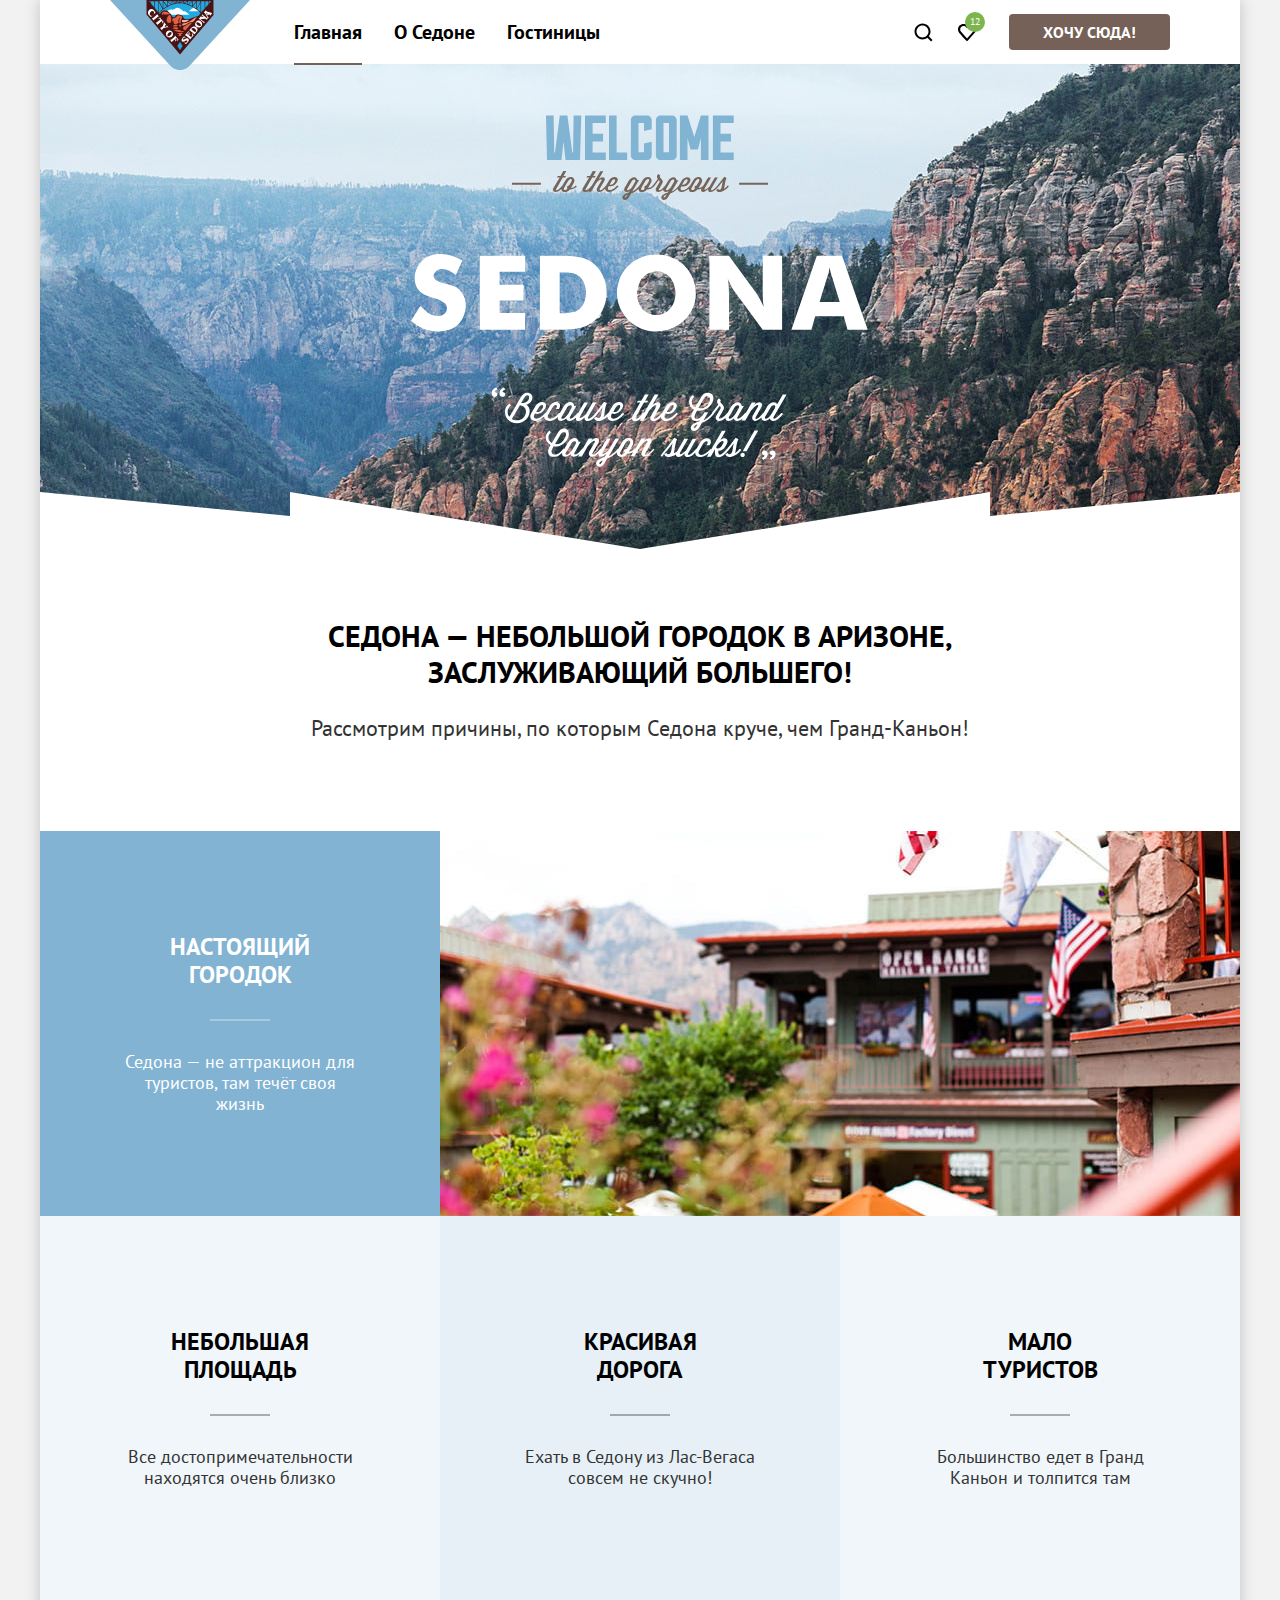
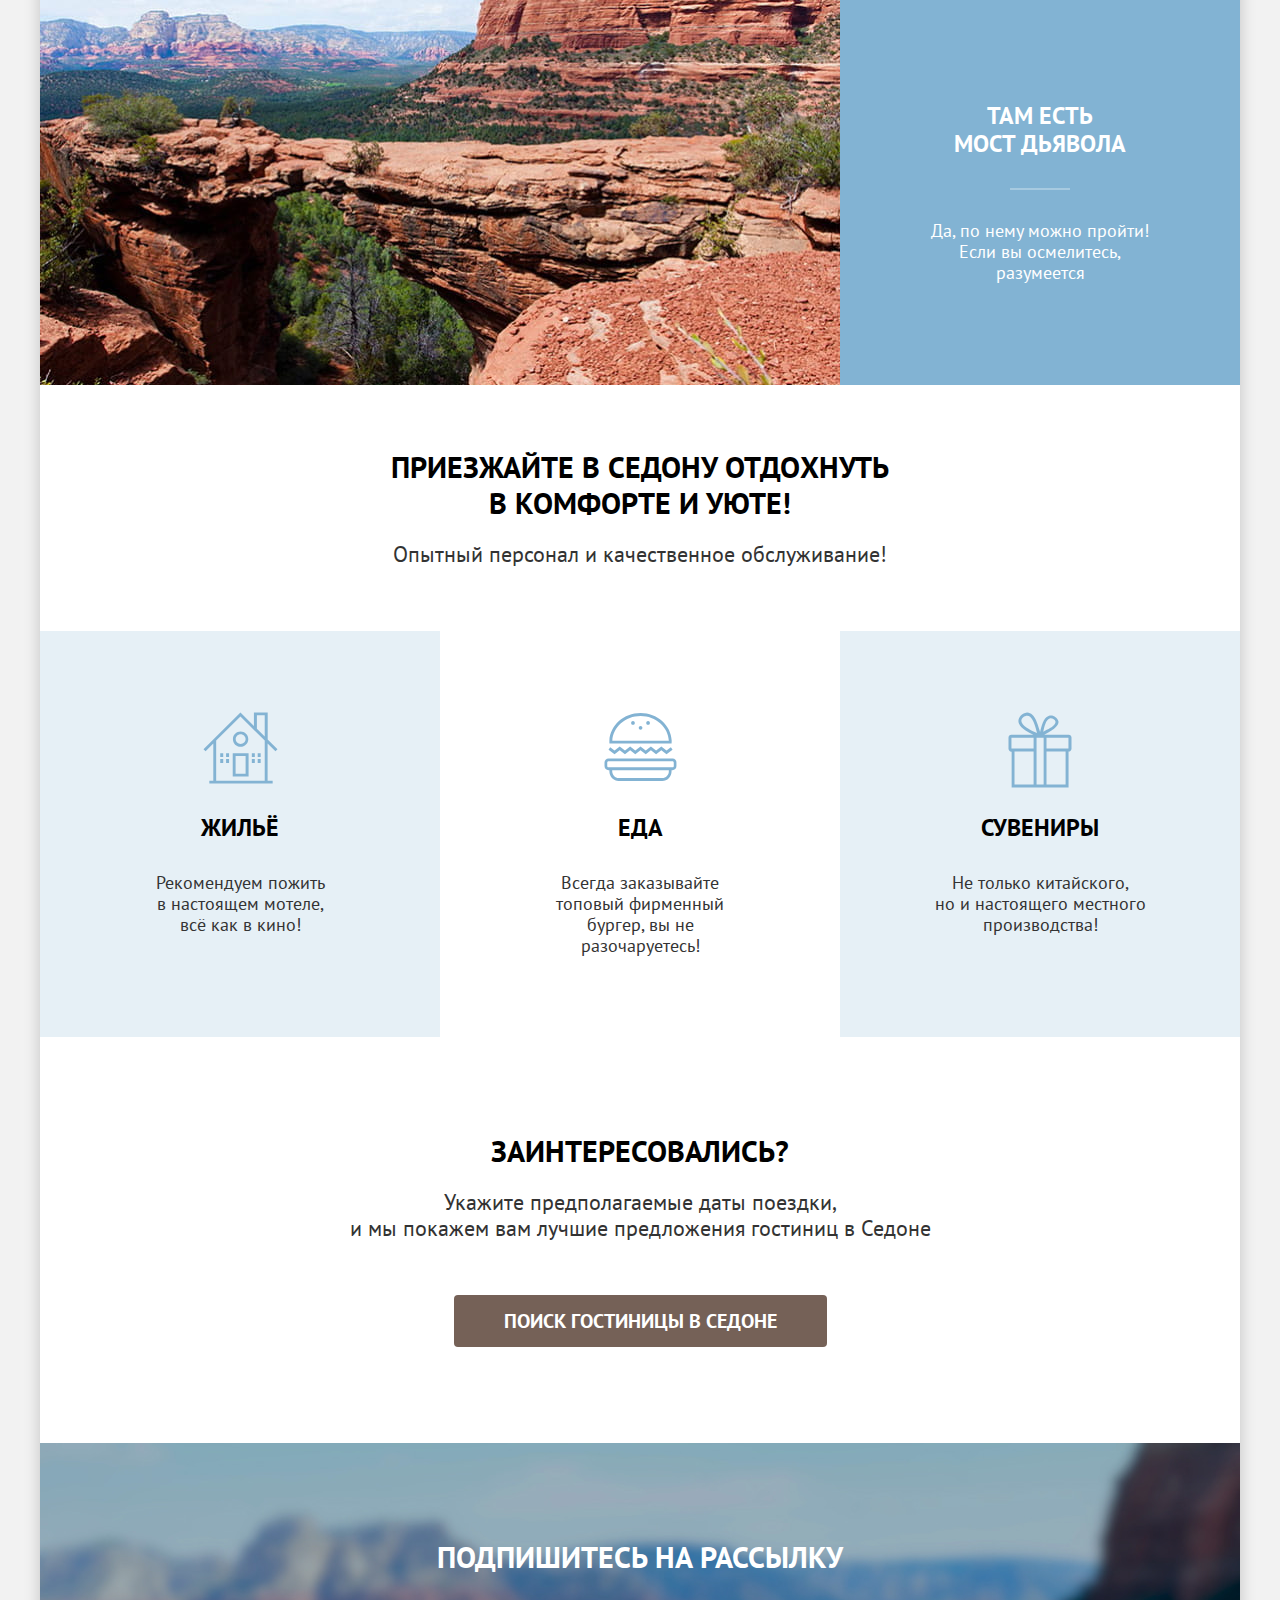
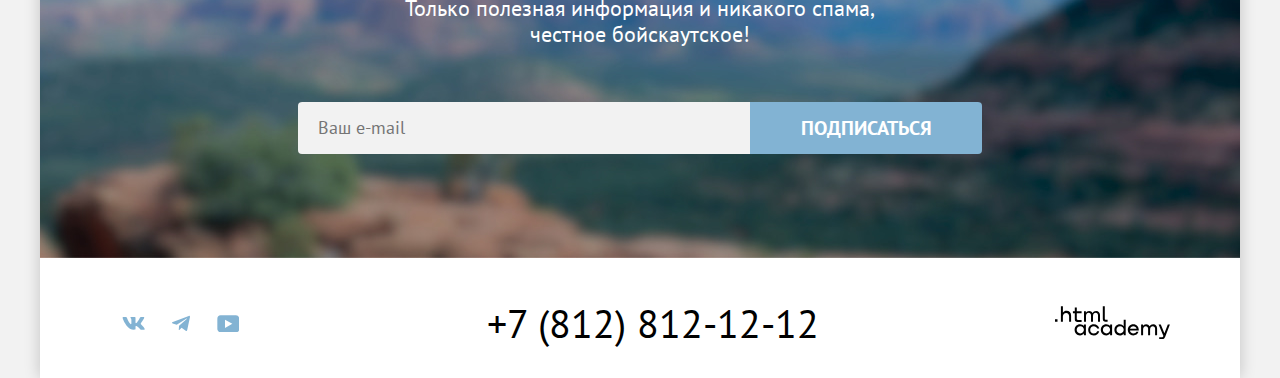
<file: index.html>
<!DOCTYPE html>
<html lang="ru">
  <head>
    <meta charset="utf-8">
    <title>HTML Academy: Седона</title>
    <link rel="stylesheet" href="styles/styles.css">
    <link rel="icon" href="favicon.ico">
    <link rel="icon" type="image/png" href="images/favicon.png">
  </head>
  <body>
    <div class="page-wrapper">
      <header class="page-header" data-test="header">
        <a class="logo" href="index.html">
          <img class="logo-image" src="images/logo.svg" width="140" height="70" alt="Логотип сайта Седона.">
        </a>
        <nav class="navigation">
          <ul class="navigation-list">
            <li class="navigation-item">
              <a class="navigation-link navigation-link-current" href="index.html" aria-current="page">Главная</a>
            </li>
            <li class="navigation-item">
              <a class="navigation-link" href="#">О Седоне</a>
            </li>
            <li class="navigation-item">
              <a class="navigation-link" href="catalog.html">Гостиницы</a>
            </li>
          </ul>
          <ul class="navigation-user">
            <li class="navigation-user-item">
              <a class="navigation-user-link search-link" href="#">
                <span class="visually-hidden">Поиск</span>
              </a>
            </li>
            <li class="navigation-user-item">
              <a class="navigation-user-link heart-link" href="#">
                <span class="visually-hidden">Количество отелей в избранном</span>
                <span class="number-likes">12</span>
              </a>
            </li>
            <li class="navigation-user-item">
              <a class="button secondary-button" href="catalog.html">Хочу сюда!</a>
            </li>
          </ul>
        </nav>
      </header>
      <main class="main-container" data-test="main">
        <section class="welcome" data-test="hero">
          <h1 class="visually-hidden">Город Седона</h1>
          <img class="welcome-image" src="images/welcome.svg" width="458" height="352" lang="en" alt="Welcome to the gorgeous Sedona because the Grand Canyon sucks!">
        </section>
        <section class="advantages" data-test="advantages">
            <h2 class="title">Седона — небольшой городок в Аризоне,<br>заслуживающий большего!</h2>
            <p class="subtitle">Рассмотрим причины, по которым Седона круче, чем Гранд-Каньон!</p>
          <ul class="advantages-list">
            <li class="advantages-item-dark">
              <div class="advantages-container">
                <h3 class="subject advantages-subject-light">Настоящий городок</h3>
                <p class="text">Седона — не аттракцион для туристов, там течёт своя жизнь</p>
              </div>
              <img class="advantages-image" src="images/photo-street.jpg" width="800" height="385" alt="Улица в Седоне.">
            </li>
            <li class="advantages-item">
                <h3 class="subject advantages-subject">Небольшая площадь</h3>
                <p class="text">Все достопримечательности находятся очень близко</p>
            </li>
            <li class="advantages-item">
              <h3 class="subject advantages-subject">Красивая<br> дорога</h3>
              <p class="text">Ехать в Седону из Лас-Вегаса совсем не скучно!</p>
            </li>
            <li class="advantages-item">
              <h3 class="subject advantages-subject">Мало<br> туристов</h3>
              <p class="text">Большинство едет в Гранд Каньон и толпится там</p>
            </li>
            <li class="advantages-item-dark">
              <div class="advantages-container">
                <h3 class="subject advantages-subject-light">Там есть<br> мост дьявола</h3>
                <p class="text">Да, по нему можно пройти! Если вы осмелитесь, разумеется</p>
              </div>
              <img class="advantages-image advantages-image-left" src="images/photo-bridge.jpg" width="800" height="385" alt="Мост в горах.">
            </li>
          </ul>
        </section>
        <section class="services" data-test="service">
            <h2 class="title">Приезжайте в Седону отдохнуть<br> в комфорте и уюте!</h2>
            <p class="subtitle">Опытный персонал и качественное обслуживание!</p>
          <ul class="services-list">
            <li class="services-item">
              <h3 class="services-subject subject">Жильё</h3>
              <p class="text">Рекомендуем пожить<br> в настоящем мотеле,<br> всё как в кино!</p>
            </li>
            <li class="services-item">
              <h3 class="services-subject subject">Еда</h3>
              <p class="text">Всегда заказывайте<br> топовый фирменный бургер, вы не разочаруетесь!</p>
            </li>
            <li class="services-item">
              <h3 class="services-subject subject">Сувениры</h3>
              <p class="text">Не только китайского,<br> но и настоящего местного производства!</p>
            </li>
          </ul>
        </section>
        <section class="search" data-test="search">
          <h2 class="title">Заинтересовались?</h2>
          <p class="subtitle">Укажите предполагаемые даты поездки,<br> и мы покажем вам лучшие предложения гостиниц в Седоне</p>
          <a class="button-big secondary-button" href="catalog.html">Поиск гостиницы в Седоне</a>
        </section>
        <section class="subscribe" data-test="subscribe">
          <h2 class="title subscribe-title">Подпишитесь на рассылку</h2>
          <p class="subtitle subscribe-subtitle">Только полезная информация и никакого спама,<br> честное бойскаутское!</p>
          <form class="subscribe-form" action="https://echo.htmlacademy.ru" method="post">
            <label class="visually-hidden" for="email-id">Укажите ваш email</label>
            <input class="field" type="text" placeholder="Ваш e-mail" name="email" id="email-id" required>
            <button class="button-big primary-button subscribe-button" type="submit">Подписаться</button>
          </form>
        </section>
      </main>
      <footer class="page-footer" data-test="footer">
        <div class="page-footer-container">
          <section class="social">
            <h2 class="visually-hidden">Социальные сети</h2>
            <ul class="contacts-list">
              <li class="contacts-item">
                <a class="contacts-logo contacts-logo-vk" href="https://vk.com/htmlacademy">
                  <span class="visually-hidden">Вконтакте</span>
                </a>
              </li>
              <li class="contacts-item">
                <a class="contacts-logo contacts-logo-tg" href="https://t.me/htmlacademy">
                  <span class="visually-hidden">Телеграм</span>
                </a>
              </li>
              <li class="contacts-item">
                <a class="contacts-logo contacts-logo-youtube" href="https://www.youtube.com/user/htmlacademyru">
                  <span class="visually-hidden">Ютуб</span>
                </a>
              </li>
            </ul>
          </section>
          <section class="contacts">
            <h2 class="visually-hidden">Контакты</h2>
            <a class="contacts-telephone" href="tel:+78128121212">+7 (812) 812-12-12</a>
          </section>
          <a class="developer-logo" href="https://htmlacademy.ru/">
            <span class="visually-hidden" lang="en">Сделано в HTML Academy</span>
          </a>
        </div>
      </footer>
    </div>
    <div class="modal-container modal-container-close">
      <div class="modal madal-auth">
        <section class="modal-content">
          <h2 class="modal-title">Поиск гостиницы в Седоне</h2>
          <form class="modal-form" action="https://echo.htmlacademy.ru" method="get">
            <div class="form-group form-group-full">
              <label class="modal-form-label" for="arrival-date">Дата Заезда:</label>
              <input class="modal-form-input date-input" type="text" id="arrival-date" name="arrival-date" value="27 апреля 2020" placeholder="Укажите дату" required>
              <p class="form-status form-status-error">Мы не можем отправить вас в прошлое.</p>
            </div>
            <div class="form-group form-group-full">
              <label class="modal-form-label" for="departure-date">Дата Выезда:</label>
              <input class="modal-form-input date-input" type="text" id="departure-date" name="departure-date" value="1 сентября 2023" placeholder="Укажите дату" required>
              <p class="form-status">На эти даты есть свободные номера. Пока есть.</p>
            </div>
            <div class="form-group">
              <label class="modal-form-label" for="quantity-adults">Взрослые:</label>
              <div class="quantity-container">
                <button class="quantity-button quantity-button-minus" type="button">
                  <span class="visually-hidden">Меньше</span>
                </button>
                <input class="quantity-input" type="number" id="quantity-adults" name="quantity-adults" value="2" placeholder="2">
                <button class="quantity-button quantity-button-plus" type="button">
                  <span class="visually-hidden">Больше</span>
                </button>
              </div>
            </div>
            <div class="form-group">
              <div class="group-children">
                <label class="modal-form-label label-children" for="quantity-children">&nbsp;Дети:</label>
                  <button class="form-tooltip" type="button" aria-labelledby="tooltip-label-date">
                    <span class="visually-hidden">Дополнительная информция</span>
                  </button>
                  <span class="tooltip-text" role="tooltip" id="tooltip-label-date">Укажите количество детей, которые будут с вами, возраст которых от 6 до 18 лет. Дети до 6 лет размещаются бесплатно.</span>
              </div>
              <div class="quantity-container">
                <button class="quantity-button quantity-button-minus" type="button">
                  <span class="visually-hidden">Меньше</span>
                </button>
                <input class="quantity-input" type="number" id="quantity-children" name="quantity-children" value="2" placeholder="2">
                <button class="quantity-button quantity-button-plus" type="button">
                  <span class="visually-hidden">Больше</span>
                </button>
              </div>
            </div>
            <button class="button-modal primary-button" type="submit">Найти</button>
          </form>
        </section>
        <button class="modal-close-button" type="button">
          <span class="visually-hidden">Закрыть</span>
        </button>
      </div>
    </div>
    </body>
    </html>
</file>
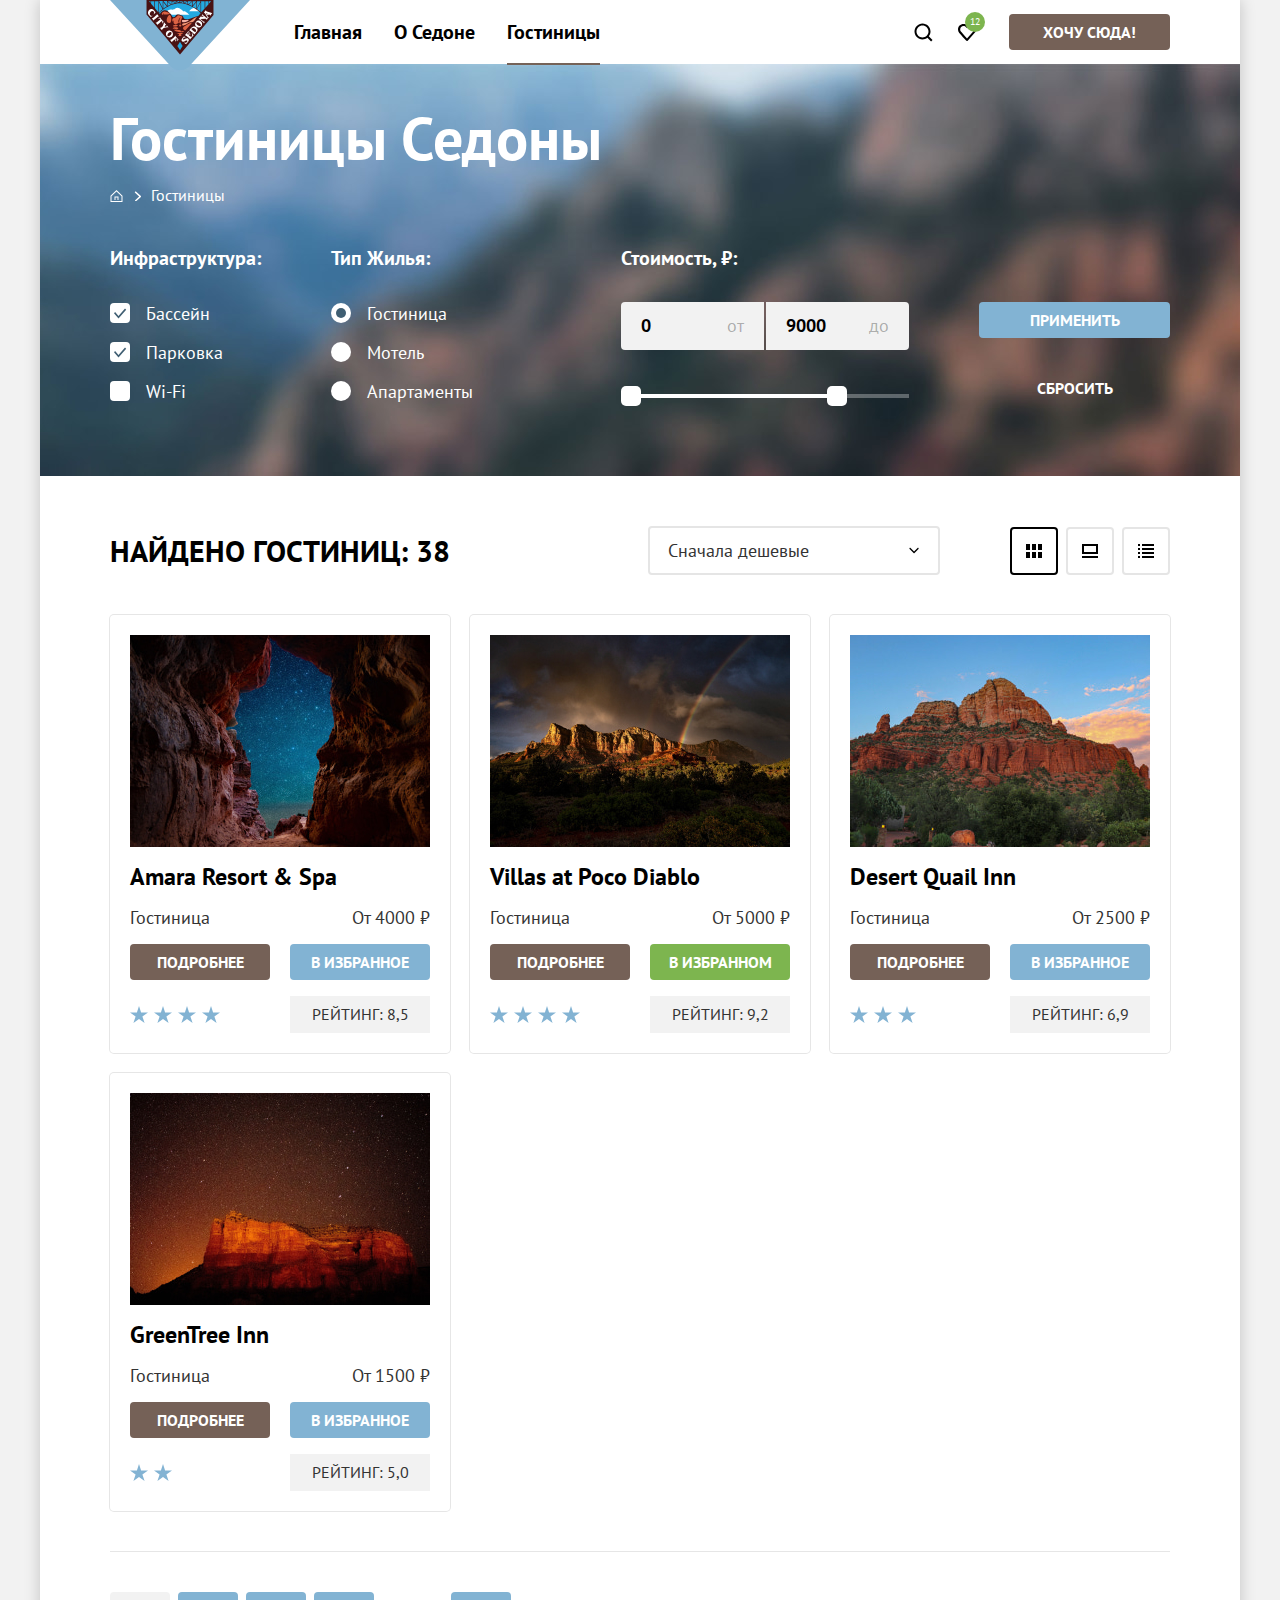
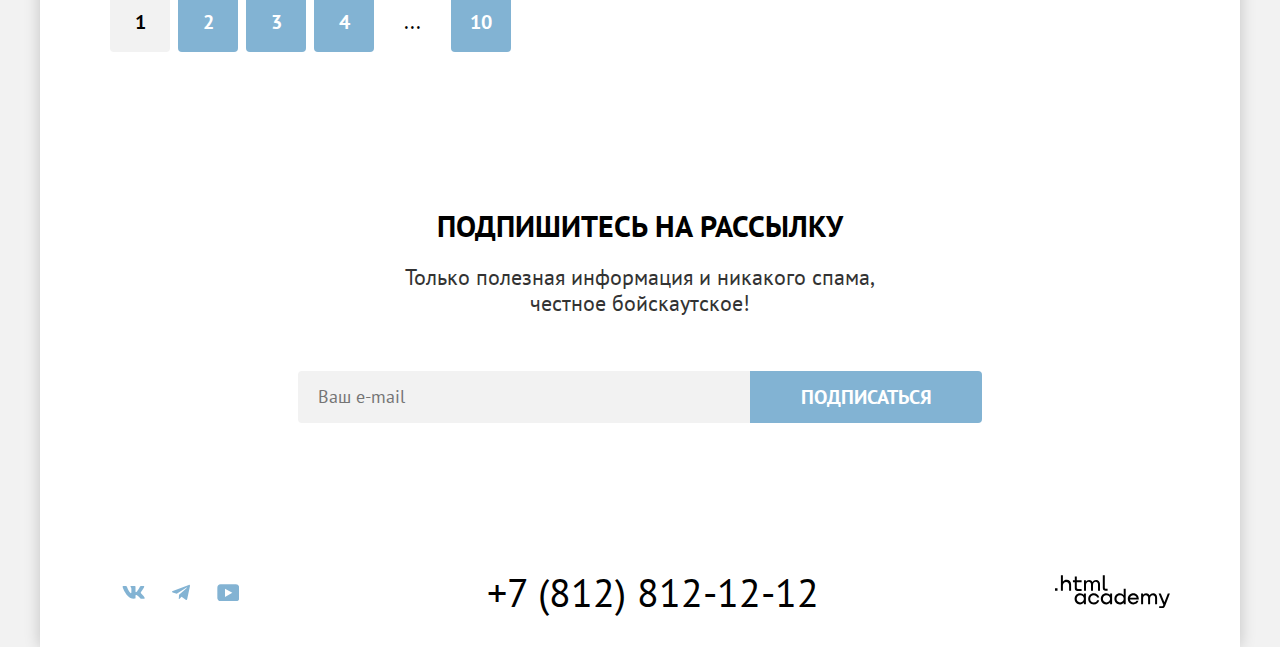
<file: catalog.html>
<!DOCTYPE html>
<html lang="ru">
  <head>
    <meta charset="utf-8">
    <title>HTML Academy: Седона</title>
    <link rel="stylesheet" href="styles/styles.css">
    <link rel="icon" href="favicon.ico">
    <link rel="icon" type="image/png" href="images/favicon.png">
  </head>
  <body>
    <div class="page-wrapper">
      <header class="page-header" data-test="header">
        <a class="logo" href="index.html" aria-current="page">
          <img class="logo-image" src="images/logo.svg" width="140" height="70" alt="Логотип сайта Седона.">
        </a>
        <nav class="navigation">
          <ul class="navigation-list">
            <li class="navigation-item">
              <a class="navigation-link" href="index.html">Главная</a>
            </li>
            <li class="navigation-item">
              <a class="navigation-link" href="#">О Седоне</a>
            </li>
            <li class="navigation-item">
              <a class="navigation-link navigation-link-current" aria-current="page" href="catalog.html">Гостиницы</a>
            </li>
          </ul>
          <ul class="navigation-user">
            <li class="navigation-user-item">
              <a class="navigation-user-link search-link" href="#">
                <span class="visually-hidden">Поиск</span>
              </a>
            </li>
            <li class="navigation-user-item">
              <a class="navigation-user-link heart-link" href="#">
                <span class="visually-hidden">Количество отелей в избранном</span>
                <span class="number-likes">12</span>
              </a>
            </li>
            <li class="navigation-user-item">
              <a class="button secondary-button" href="catalog.html">Хочу сюда!</a>
            </li>
          </ul>
        </nav>
      </header>
      <main class="main-container" data-test="main">
        <div class="filter">
            <h1 class="catalog-inner-title">Гостиницы Седоны</h1>
            <ul class="breadcrumbs">
              <li class="breadcrumbs-item">
                <a class="breadcrumbs-link breadcrumbs-link-home" href="index.html">
                  <span class="visually-hidden">Главная</span>
                </a>
              </li>
              <li class="breadcrumbs-item">
                <a class="breadcrumbs-text">Гостиницы</a>
              </li>
            </ul>
          <section class="hotel-filters" data-test="filter">
            <h2 class="visually-hidden">Фильтры для поиска гостиницы</h2>
            <form class="filter-form" action="https://echo.htmlacademy.ru" method="get">
                <fieldset class="filter-group filter-infrastructure">
                  <legend class="filter-title">Инфраструктура:</legend>
                  <ul class="filter-list">
                    <li class="filter-item">
                      <label class="control">
                        <input class="control-input control-input-checkbox" type="checkbox" name="pool" checked>
                        Бассейн
                      </label>
                    </li>
                    <li class="filter-item">
                      <label class="control">
                        <input class="control-input control-input-checkbox" type="checkbox" name="parking" checked>
                        Парковка
                      </label>
                    </li>
                    <li class="filter-item">
                      <label class="control">
                        <input class="control-input control-input-checkbox" type="checkbox" name="wi-fi">
                        Wi-Fi
                      </label>
                    </li>
                  </ul>
                </fieldset>
                <fieldset class="filter-group filter-housing">
                  <legend class="filter-title">Тип Жилья:</legend>
                  <ul class="filter-list">
                    <li class="filter-item">
                      <label class="control">
                        <input class="control-input control-input-radio" type="radio" name="type-housing" value="hotel" checked>
                        Гостиница
                      </label>
                    </li>
                    <li class="filter-item">
                      <label class="control">
                        <input class="control-input control-input-radio" type="radio" name="type-housing" value="motel">
                        Мотель
                      </label>
                    </li>
                    <li class="filter-item">
                      <label class="control">
                        <input class="control-input control-input-radio" type="radio" name="type-housing" value="apartments">
                        Апартаменты
                      </label>
                    </li>
                  </ul>
                </fieldset>
              <fieldset class="filter-group filter-group-price">
                <legend class="filter-title">Стоимость, ₽:</legend>
                <div class="range">
                  <label class="filter-price" for="price-min">oт
                    <input class="fixing-price" type="number" id="price-min" name="price-min" value="0" placeholder="0">
                  </label>
                  <label class="filter-price" for="price-max">до
                    <input class="fixing-price" type="number" id="price-max" name="price-max" value="9000" placeholder="9000">
                  </label>
                  <div class="range-target">
                    <div class="range-scale">
                      <div class="range-bar" style="left: 0; width: 226px">
                        <button class="range-toggle toggle-min" type="button">
                          <span class="visually-hidden">Изменить минимальную стоимость</span>
                        </button>
                        <button class="range-toggle toggle-max" type="button">
                          <span class="visually-hidden">Изменить максимальную стоимость</span>
                        </button>
                      </div>
                    </div>
                    <div class="range-wrapper-inputs">
                    </div>
                  </div>
                </div>
              </fieldset>
              <div class="catalog-form-button">
                <button class="button primary-button" type="submit">Применить</button>
                <button class="button button-reset" type="reset">Сбросить</button>
              </div>
            </form>
          </section>
        </div>
        <section class="catalog" data-test="catalog">
          <div class="catalog-container">
            <h2 class="title catalog-title">Найдено гостиниц: <span>38</span></h2>
            <select class="select-control" aria-label="Сортировка">
              <option value="cheap">Сначала дешевые</option>
              <option value="expensive">Сначала дорогие</option>
              <option value="popular">Сначала популярные</option>
            </select>
            <div class="catalog-format">
              <a class="button-format button-format-active" href="#">
                <span class="visually-hidden">Показать карточки</span>
              </a>
              <a class="button-format" href="#">
                <span class="visually-hidden">Показать по одной карточки</span>
              </a>
              <a class="button-format" href="#">
                <span class="visually-hidden">Показать список</span>
              </a>
            </div>
          </div>
          <ul class="catalog-list">
            <li class="catalog-item">
              <a class="catalog-card-link" href="#" tabindex="-1">
                <img class="catalog-card-img" src="images/hotel-amara-resort-spa.jpg" width="300" height="212" alt="Горное ущелье с видом на звёздное небо.">
              </a>
              <a class="catalog-card-link" href="#" tabindex="-1">
                <h3 class="catalog-card-title">Amara Resort & Spa</h3>
              </a>
                <p class="catalog-card-name">Гостиница</p>
                <p class="catalog-card-price">От 4000 ₽</p>
                <a class="button secondary-button" href="#">Подробнее</a>
                <button class="button primary-button" type="button">В избранное</button>
                <p class="star-four stars">
                  <span class="visually-hidden">Гостиница 4 звезды</span>
                </p>
                <p class="rating-card">Рейтинг: 8,5</p>
            </li>
            <li class="catalog-item">
              <a class="catalog-card-link" href="#" tabindex="-1">
                <img class="catalog-card-img" src="images/hotel-villas-at-poco-diablo.jpg" width="300" height="212" alt="Горы на фоне пасмурного неба с радугой.">
              </a>
              <a class="catalog-card-link" href="#" tabindex="-1">
                <h3 class="catalog-card-title">Villas at Poco Diablo</h3>
              </a>
                <p class="catalog-card-name">Гостиница</p>
                <p class="catalog-card-price">От 5000 ₽</p>
                <a class="button secondary-button" href="#">Подробнее</a>
                <button class="button like-card-in-favorites" type="button">В избранном</button>
                <p class="star-four stars">
                  <span class="visually-hidden">Гостиница 4 звезды</span>
                </p>
                <p class="rating-card">Рейтинг: 9,2</p>
            </li>
            <li class="catalog-item">
              <a class="catalog-card-link" href="#" tabindex="-1">
                <img class="catalog-card-img" src="images/hotel-desert-quail-inn.jpg" width="300" height="212" alt="Гора в окружении деревьев.">
              </a>
              <a class="catalog-card-link" href="#" tabindex="-1">
                <h3 class="catalog-card-title">Desert Quail Inn</h3>
              </a>
                <p class="catalog-card-name">Гостиница</p>
                <p class="catalog-card-price">От 2500 ₽</p>
                <a class="button secondary-button" href="#">Подробнее</a>
                <button class="button primary-button" type="button">В избранное</button>
                <p class="star-three stars">
                  <span class="visually-hidden">Гостиница 3 звезды</span>
                </p>
                <p class="rating-card">Рейтинг: 6,9</p>
            </li>
            <li class="catalog-item">
              <a class="catalog-card-link" href="#" tabindex="-1">
                <img class="catalog-card-img" src="images/hotel-greentree-inn.jpg" width="300" height="212" alt="Гора на фоне звёздного неба.">
              </a>
              <a class="catalog-card-link" href="#" tabindex="-1">
                <h3 class="catalog-card-title">GreenTree Inn</h3>
              </a>
                <p class="catalog-card-name">Гостиница</p>
                <p class="catalog-card-price">От 1500 ₽</p>
                <a class="button secondary-button" href="#">Подробнее</a>
                <button class="button primary-button" type="button">В избранное</button>
                <p class="star-two stars">
                  <span class="visually-hidden">Гостиница 2 звезды</span>
                </p>
                <p class="rating-card">Рейтинг: 5,0</p>
            </li>
          </ul>
          <ul class="pagination-list">
            <li class="pagination-item">
              <a class="pagination-link pagination-current">1</a>
            </li>
            <li class="pagination-item">
              <a class="pagination-link" href="#">2</a>
            </li>
            <li class="pagination-item">
              <a class="pagination-link" href="#">3</a>
            </li>
            <li class="pagination-item">
              <a class="pagination-link" href="#">4</a>
            </li>
            <li class="pagination-item pagination-item-text">
              <span class="pagination-text">...</span>
            </li>
            <li class="pagination-item">
              <a class="pagination-link" href="#">10</a>
            </li>
          </ul>
        </section>
        <section class="subscribe-catalog" data-test="subscribe">
          <h2 class="title">Подпишитесь на рассылку</h2>
          <p class="subtitle">Только полезная информация и никакого спама,<br> честное бойскаутское!</p>
          <form class="subscribe-form" action="https://echo.htmlacademy.ru" method="post">
            <label class="visually-hidden" for="email-id">Укажите ваш email</label>
            <input class="field" type="text" placeholder="Ваш e-mail" name="email" id="email-id" required>
            <button class="button-big primary-button subscribe-button" type="submit">Подписаться</button>
          </form>
        </section>
      </main>
      <footer class="page-footer" data-test="footer">
        <div class="page-footer-container">
          <section class="social">
            <h2 class="visually-hidden">Социальные сети</h2>
            <ul class="contacts-list">
              <li class="contacts-item">
                <a class="contacts-logo contacts-logo-vk" href="https://vk.com/htmlacademy">
                  <span class="visually-hidden">Вконтакте</span>
                </a>
              </li>
              <li class="contacts-item">
                <a class="contacts-logo contacts-logo-tg" href="https://t.me/htmlacademy">
                  <span class="visually-hidden">Телеграм</span>
                </a>
              </li>
              <li class="contacts-item">
                <a class="contacts-logo contacts-logo-youtube" href="https://www.youtube.com/user/htmlacademyru">
                  <span class="visually-hidden">Ютуб</span>
                </a>
              </li>
            </ul>
          </section>
          <section class="contacts">
            <h2 class="visually-hidden">Контакты</h2>
            <a class="contacts-telephone" href="tel:+78128121212">+7 (812) 812-12-12</a>
          </section>
          <a class="developer-logo" href="https://htmlacademy.ru/">
            <span class="visually-hidden" lang="en">Сделано в HTML Academy</span>
          </a>
        </div>
      </footer>
    </div>
    </body>
    </html>
</file>
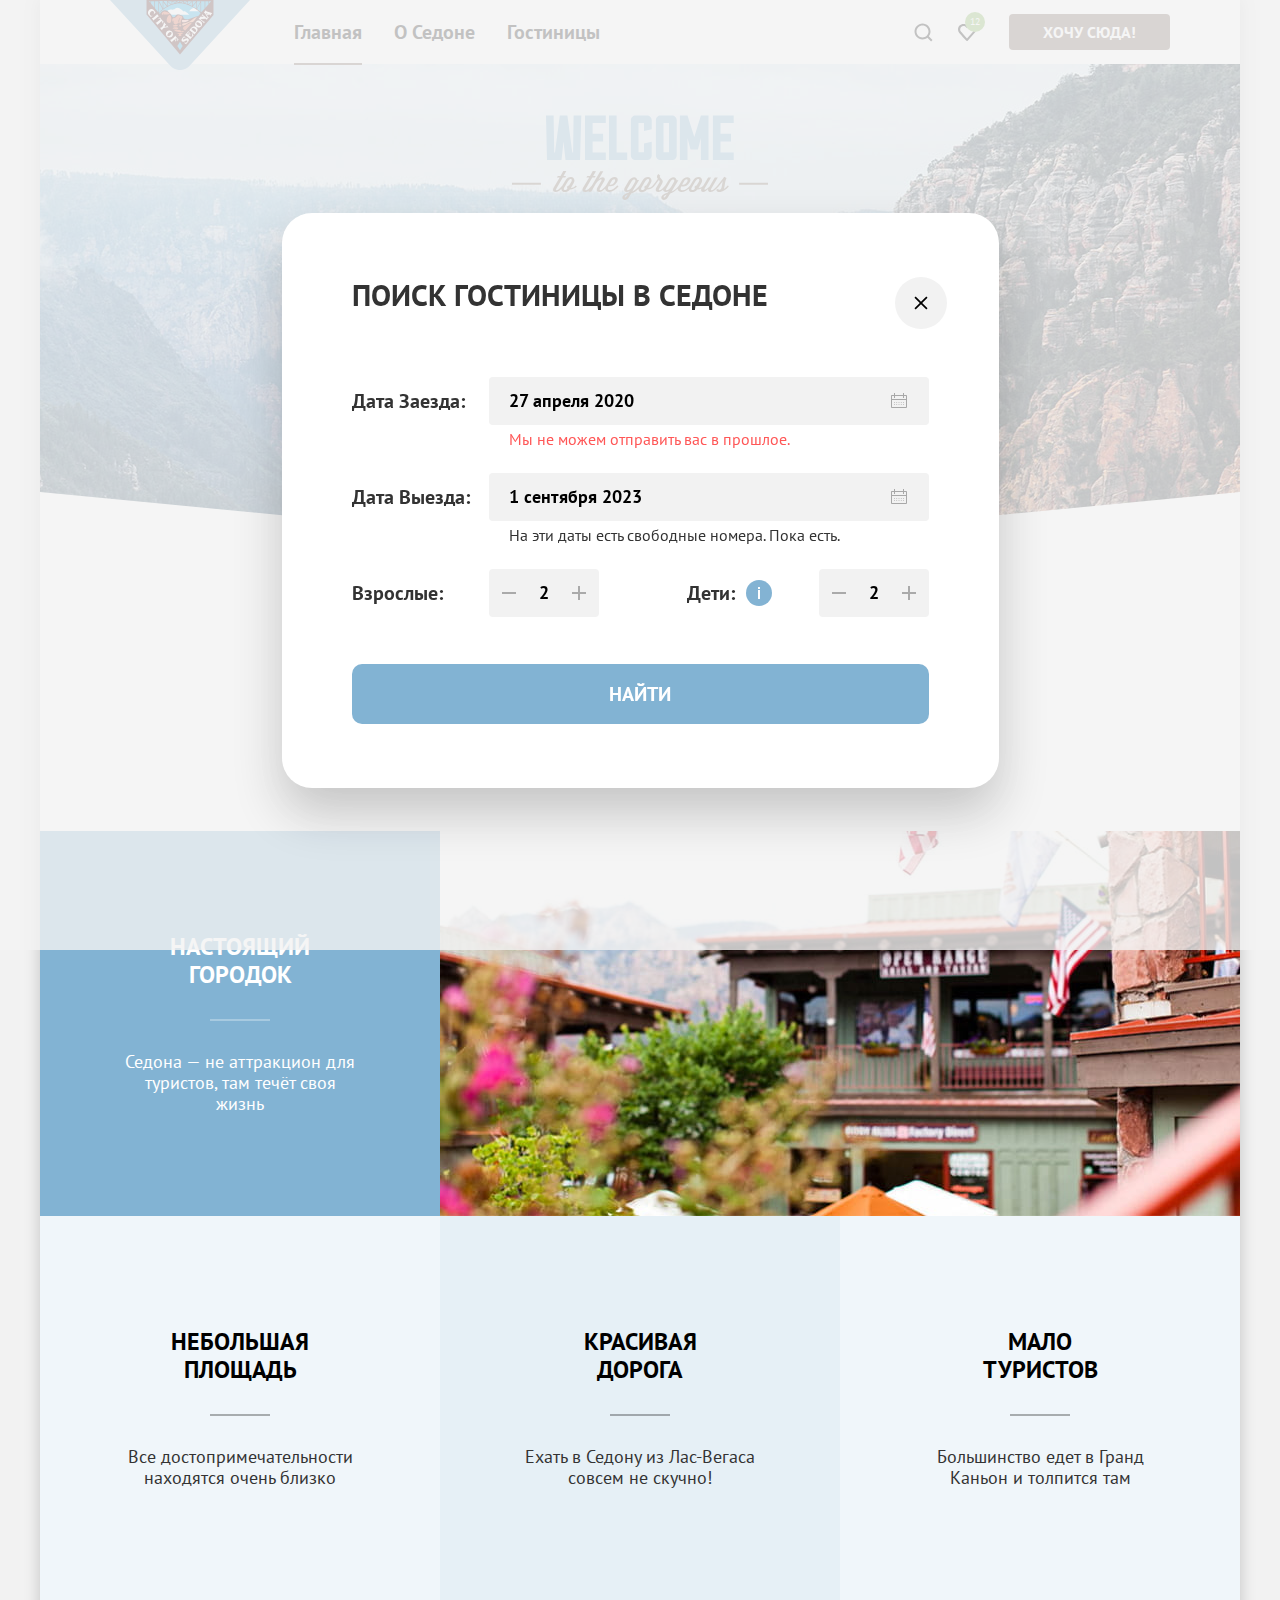
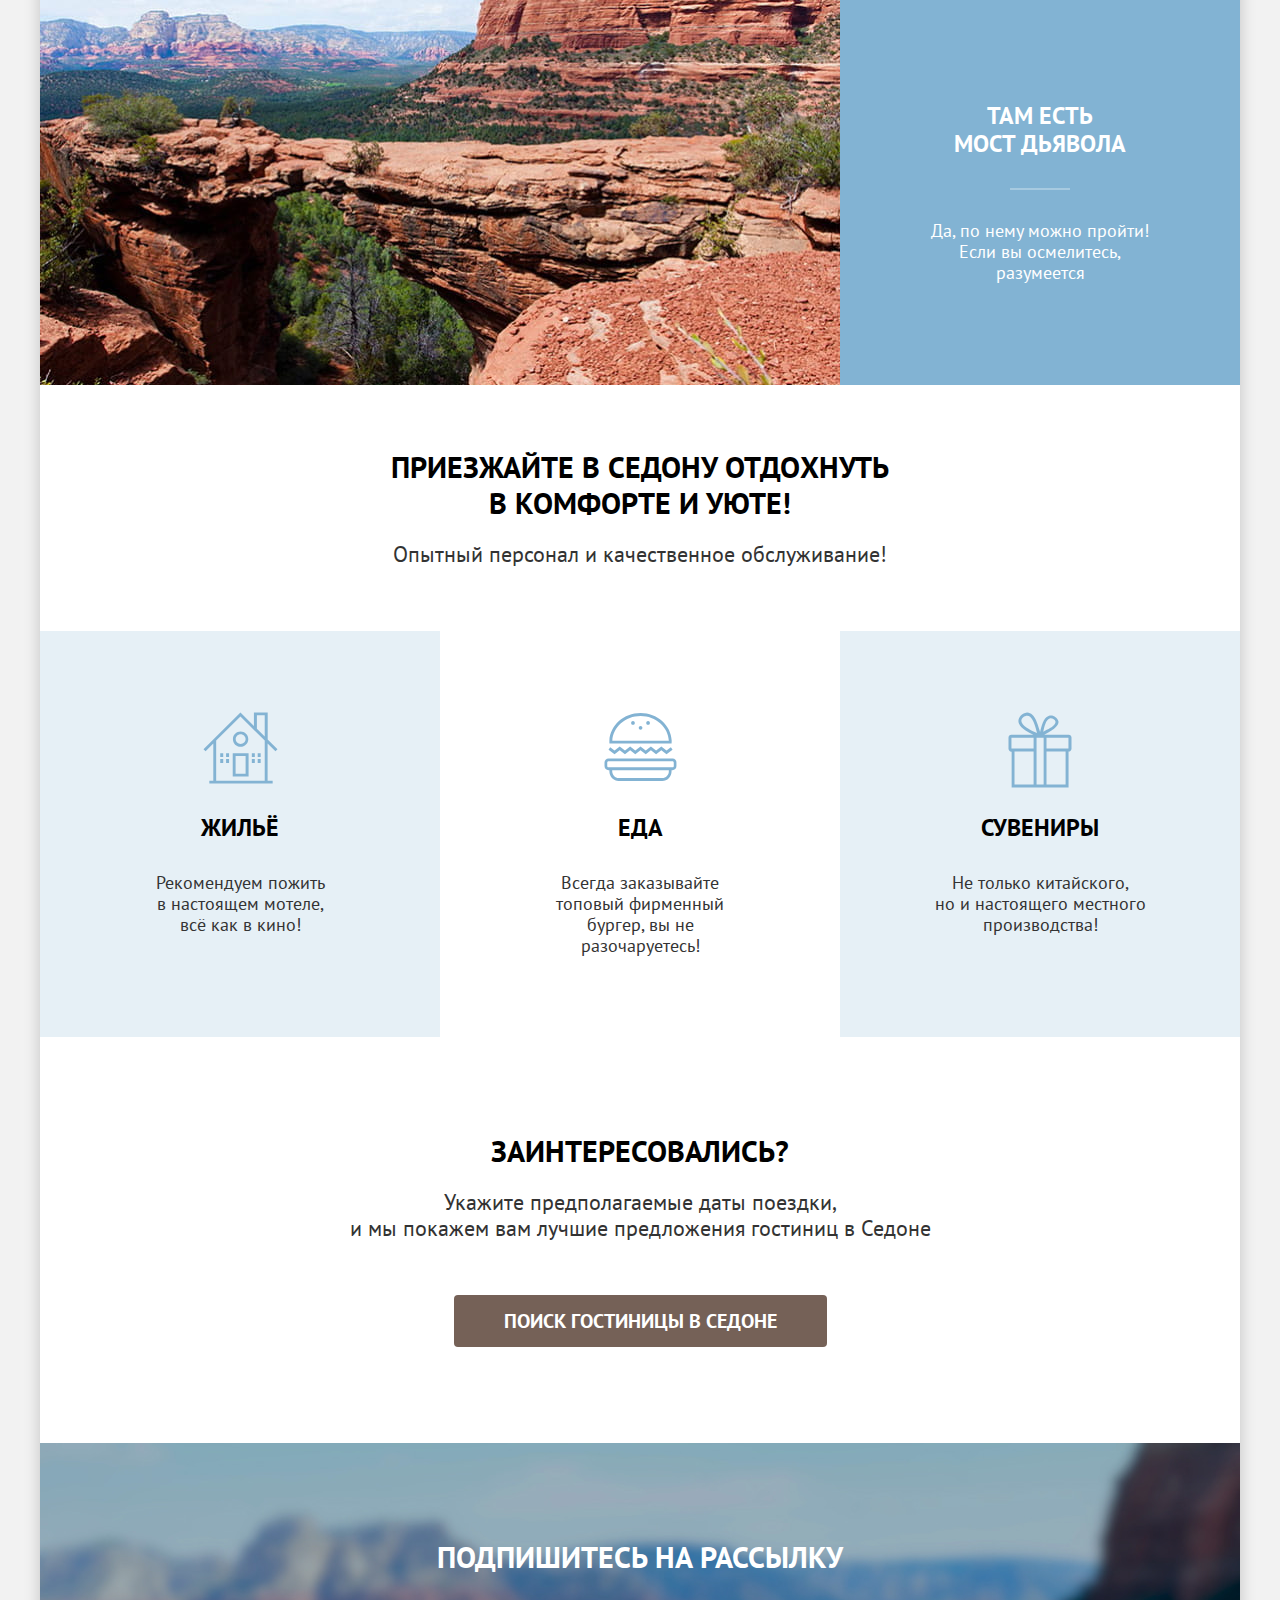
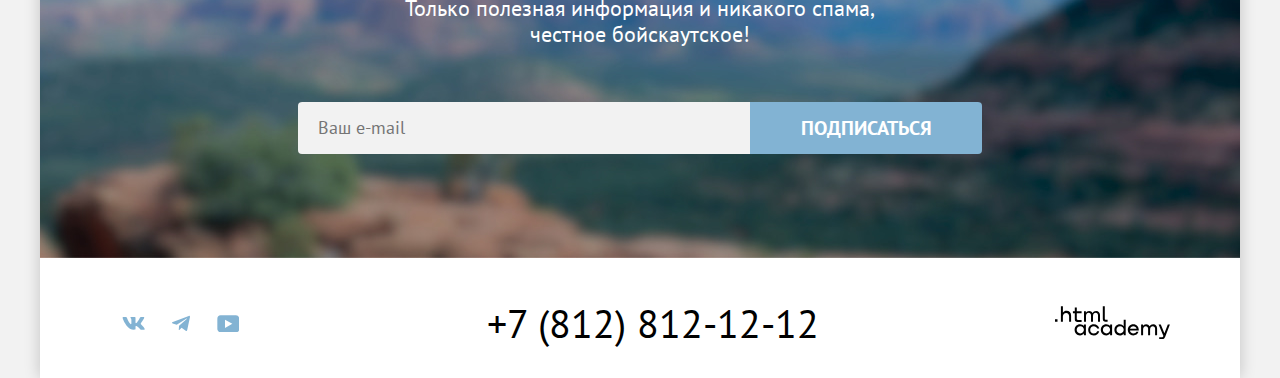
<file: modal.html>
<!DOCTYPE html>
<html lang="ru">
  <head>
    <meta charset="utf-8">
    <title>HTML Academy: Седона</title>
    <link rel="stylesheet" href="styles/styles.css">
    <link rel="icon" href="favicon.ico">
    <link rel="icon" type="image/png" href="images/favicon.png">
  </head>
  <body>
    <div class="page-wrapper">
      <header class="page-header" data-test="header">
        <a class="logo" href="index.html">
          <img class="logo-image" src="images/logo.svg" width="140" height="70" alt="Логотип сайта Седона.">
        </a>
        <nav class="navigation">
          <ul class="navigation-list">
            <li class="navigation-item">
              <a class="navigation-link navigation-link-current" href="index.html" aria-current="page">Главная</a>
            </li>
            <li class="navigation-item">
              <a class="navigation-link" href="#">О Седоне</a>
            </li>
            <li class="navigation-item">
              <a class="navigation-link" href="catalog.html">Гостиницы</a>
            </li>
          </ul>
          <ul class="navigation-user">
            <li class="navigation-user-item">
              <a class="navigation-user-link search-link" href="#">
                <span class="visually-hidden">Поиск</span>
              </a>
            </li>
            <li class="navigation-user-item">
              <a class="navigation-user-link heart-link" href="#">
                <span class="visually-hidden">Количество отелей в избранном</span>
                <span class="number-likes">12</span>
              </a>
            </li>
            <li class="navigation-user-item">
              <a class="button secondary-button" href="catalog.html">Хочу сюда!</a>
            </li>
          </ul>
        </nav>
      </header>
      <main class="main-container" data-test="main">
        <section class="welcome" data-test="hero">
          <h1 class="visually-hidden">Город Седона</h1>
          <img class="welcome-image" src="images/welcome.svg" width="458" height="352" lang="en" alt="Welcome to the gorgeous Sedona because the Grand Canyon sucks!">
        </section>
        <section class="advantages" data-test="advantages">
            <h2 class="title">Седона — небольшой городок в Аризоне,<br>заслуживающий большего!</h2>
            <p class="subtitle">Рассмотрим причины, по которым Седона круче, чем Гранд-Каньон!</p>
          <ul class="advantages-list">
            <li class="advantages-item-dark">
              <div class="advantages-container">
                <h3 class="subject advantages-subject-light">Настоящий городок</h3>
                <p class="text">Седона — не аттракцион для туристов, там течёт своя жизнь</p>
              </div>
              <img class="advantages-image" src="images/photo-street.jpg" width="800" height="385" alt="Улица в Седоне.">
            </li>
            <li class="advantages-item">
                <h3 class="subject advantages-subject">Небольшая площадь</h3>
                <p class="text">Все достопримечательности находятся очень близко</p>
            </li>
            <li class="advantages-item">
              <h3 class="subject advantages-subject">Красивая<br> дорога</h3>
              <p class="text">Ехать в Седону из Лас-Вегаса совсем не скучно!</p>
            </li>
            <li class="advantages-item">
              <h3 class="subject advantages-subject">Мало<br> туристов</h3>
              <p class="text">Большинство едет в Гранд Каньон и толпится там</p>
            </li>
            <li class="advantages-item-dark">
              <div class="advantages-container">
                <h3 class="subject advantages-subject-light">Там есть<br> мост дьявола</h3>
                <p class="text">Да, по нему можно пройти! Если вы осмелитесь, разумеется</p>
              </div>
              <img class="advantages-image advantages-image-left" src="images/photo-bridge.jpg" width="800" height="385" alt="Мост в горах.">
            </li>
          </ul>
        </section>
        <section class="services" data-test="service">
            <h2 class="title">Приезжайте в Седону отдохнуть<br> в комфорте и уюте!</h2>
            <p class="subtitle">Опытный персонал и качественное обслуживание!</p>
          <ul class="services-list">
            <li class="services-item">
              <h3 class="services-subject subject">Жильё</h3>
              <p class="text">Рекомендуем пожить<br> в настоящем мотеле,<br> всё как в кино!</p>
            </li>
            <li class="services-item">
              <h3 class="services-subject subject">Еда</h3>
              <p class="text">Всегда заказывайте<br> топовый фирменный бургер, вы не разочаруетесь!</p>
            </li>
            <li class="services-item">
              <h3 class="services-subject subject">Сувениры</h3>
              <p class="text">Не только китайского,<br> но и настоящего местного производства!</p>
            </li>
          </ul>
        </section>
        <section class="search" data-test="search">
          <h2 class="title">Заинтересовались?</h2>
          <p class="subtitle">Укажите предполагаемые даты поездки,<br> и мы покажем вам лучшие предложения гостиниц в Седоне</p>
          <a class="button-big secondary-button" href="catalog.html">Поиск гостиницы в Седоне</a>
        </section>
        <section class="subscribe" data-test="subscribe">
          <h2 class="title subscribe-title">Подпишитесь на рассылку</h2>
          <p class="subtitle subscribe-subtitle">Только полезная информация и никакого спама,<br> честное бойскаутское!</p>
          <form class="subscribe-form" action="https://echo.htmlacademy.ru" method="post">
            <label class="visually-hidden" for="email-id">Укажите ваш email</label>
            <input class="field" type="text" placeholder="Ваш e-mail" name="email" id="email-id" required>
            <button class="button-big primary-button subscribe-button" type="submit">Подписаться</button>
          </form>
        </section>
      </main>
      <footer class="page-footer" data-test="footer">
        <div class="page-footer-container">
          <section class="social">
            <h2 class="visually-hidden">Социальные сети</h2>
            <ul class="contacts-list">
              <li class="contacts-item">
                <a class="contacts-logo contacts-logo-vk" href="https://vk.com/htmlacademy">
                  <span class="visually-hidden">Вконтакте</span>
                </a>
              </li>
              <li class="contacts-item">
                <a class="contacts-logo contacts-logo-tg" href="https://t.me/htmlacademy">
                  <span class="visually-hidden">Телеграм</span>
                </a>
              </li>
              <li class="contacts-item">
                <a class="contacts-logo contacts-logo-youtube" href="https://www.youtube.com/user/htmlacademyru">
                  <span class="visually-hidden">Ютуб</span>
                </a>
              </li>
            </ul>
          </section>
          <section class="contacts">
            <h2 class="visually-hidden">Контакты</h2>
            <a class="contacts-telephone" href="tel:+78128121212">+7 (812) 812-12-12</a>
          </section>
          <a class="developer-logo" href="https://htmlacademy.ru/">
            <span class="visually-hidden" lang="en">Сделано в HTML Academy</span>
          </a>
        </div>
      </footer>
    </div>
    <div class="modal-container" data-test="modal">
      <div class="modal madal-auth">
        <section class="modal-content">
          <h2 class="modal-title">Поиск гостиницы в Седоне</h2>
          <form class="modal-form" action="https://echo.htmlacademy.ru" method="get">
            <div class="form-group form-group-full">
              <label class="modal-form-label" for="arrival-date">Дата Заезда:</label>
              <input class="modal-form-input date-input" type="text" id="arrival-date" name="arrival-date" value="27 апреля 2020" placeholder="Укажите дату" required>
              <p class="form-status form-status-error">Мы не можем отправить вас в прошлое.</p>
            </div>
            <div class="form-group form-group-full">
              <label class="modal-form-label" for="departure-date">Дата Выезда:</label>
              <input class="modal-form-input date-input" type="text" id="departure-date" name="departure-date" value="1 сентября 2023" placeholder="Укажите дату" required>
              <p class="form-status">На эти даты есть свободные номера. Пока есть.</p>
            </div>
            <div class="form-group">
              <label class="modal-form-label" for="quantity-adults">Взрослые:</label>
              <div class="quantity-container">
                <button class="quantity-button quantity-button-minus" type="button">
                  <span class="visually-hidden">Меньше</span>
                </button>
                <input class="quantity-input" type="number" id="quantity-adults" name="quantity-adults" value="2" placeholder="2">
                <button class="quantity-button quantity-button-plus" type="button">
                  <span class="visually-hidden">Больше</span>
                </button>
              </div>
            </div>
            <div class="form-group">
              <div class="group-children">
                <label class="modal-form-label label-children" for="quantity-children">&nbsp;Дети:</label>
                  <button class="form-tooltip" type="button" aria-labelledby="tooltip-label-date">
                    <span class="visually-hidden">Дополнительная информция</span>
                  </button>
                  <span class="tooltip-text" role="tooltip" id="tooltip-label-date">Укажите количество детей, которые будут с вами, возраст которых от 6 до 18 лет. Дети до 6 лет размещаются бесплатно.</span>
              </div>
              <div class="quantity-container">
                <button class="quantity-button quantity-button-minus" type="button">
                  <span class="visually-hidden">Меньше</span>
                </button>
                <input class="quantity-input" type="number" id="quantity-children" name="quantity-children" value="2" placeholder="2">
                <button class="quantity-button quantity-button-plus" type="button">
                  <span class="visually-hidden">Больше</span>
                </button>
              </div>
            </div>
            <button class="button-modal primary-button" type="submit">Найти</button>
          </form>
        </section>
        <button class="modal-close-button" type="button">
          <span class="visually-hidden">Закрыть</span>
        </button>
      </div>
    </div>
    </body>
    </html>
</file>
<file: styles/styles.css>
@font-face {
  font-family: "PT Sans";
  font-style: normal;
  font-weight: 400;
  src: url("../fonts/ptsans-400.woff2") format("woff2");
  font-display: swap;
}

@font-face {
  font-family: "PT Sans";
  font-style: normal;
  font-weight: 700;
  src: url("../fonts/ptsans-700.woff2") format("woff2");
  font-display: swap;
}

html {
  height: 100%;
}

body {
  margin: 0;
  font-family: "PT Sans", sans-serif;
  font-size: 22px;
  line-height: 26px;
  font-weight: 400;
  color: #333333;
  background-color: #f2f2f2;
}

.page-wrapper {
  display: flex;
  flex-direction: column;
  width: 1200px;
  margin: 0 auto;
  min-height: 100vh;
  background-color: #ffffff;
  box-shadow: 0 0 15px rgba(0, 0, 0, 0.2);
}

.main-container {
  flex-grow: 1;
}

.visually-hidden {
  position: fixed;
  transform: scale(0);
}

.page-header {
  position: relative;
  display: flex;
  box-sizing: border-box;
  width: 100%;
  padding: 0 70px;
  margin: 0;
}

.logo {
  display: inline-block;
  margin-bottom: -8px;
  line-height: 0;
}

.navigation {
  display: flex;
  width: 892px;
  margin-left: auto;
}

.navigation-list {
  display: flex;
  flex-wrap: wrap;
  max-width: 464px;
  margin: 0;
  padding: 0;
  list-style-type: none;
}

.navigation-user {
  display: flex;
  flex-wrap: wrap;
  max-width: 370px;
  margin: 0;
  padding: 0;
  margin-left: auto;
  list-style-type: none;
}

.navigation-link {
  display: block;
  padding: 20px 16px;
  font-size: 20px;
  line-height: 24px;
  font-weight: 700;
  color: #000000;
  text-decoration: none;
}

.navigation-link-current {
  position: relative;
}

.navigation-link-current[aria-current="page"]::after {
  position: absolute;
  content: "";
  height: 2px;
  right: 16px;
  bottom: -1px;
  left:16px;
  background-color: #756257;
}

.link-current-catalog {
  position: relative;
}

.navigation-user-link {
  position: relative;
  display: flex;
  justify-content: center;
  align-items: center;
  min-width: 44px;
  min-height: 64px;
  text-decoration: none;
}

.number-likes {
  position: absolute;
  top: 12px;
  left: 20px;
  display: block;
  min-width: 12px;
  padding: 5px 4px;
  text-align: center;
  font-size: 10px;
  line-height: 10px;
  font-weight: 400;
  color: #ffffff;
  background-color: #7db54f;
  border-radius: 10px;
}

.heart-link:has(.number-likes:hover) {
  opacity: 0.6;
}

.heart-link:has(.number-likes:active) {
  opacity: 0.3;
}

.search-link::before {
  display: inline-block;
  content: "";
  width: 20px;
  height: 20px;
  -webkit-mask: url("../images/search.svg");
          mask: url("../images/search.svg");
  -webkit-mask-repeat: no-repeat;
          mask-repeat: no-repeat;
  -webkit-mask-size: contain;
          mask-size: contain;
  background-color: #000000;
}

.search-link:hover::before,
.heart-link:hover::before {
  background-color: #756157;
}

.search-link:active::before,
.heart-link:active::before {
  background-color: rgba(117, 97, 87, 0.3);
}

.heart-link::before {
  display: inline-block;
  content: "";
  width: 18px;
  height: 17px;
  -webkit-mask: url("../images/heart.svg");
          mask: url("../images/heart.svg");
  -webkit-mask-repeat: no-repeat;
          mask-repeat: no-repeat;
  -webkit-mask-size: contain;
          mask-size: contain;
  background-color: #000000;
}


.button {
  display: inline-block;
  padding: 8px 34px;
  font-size: 16px;
  line-height: 20px;
  font-weight: 700;
  text-decoration: none;
  text-align: center;
  text-transform: uppercase;
  font-family: inherit;
  border: none;
  cursor: pointer;
  border-radius: 4px;
}

.button-big {
  display: inline-block;
  padding: 8px 50px;
  font-size: 20px;
  line-height: 36px;
  font-weight: 700;
  text-decoration: none;
  text-align: center;
  text-transform: uppercase;
  font-family: inherit;
  border: none;
  cursor: pointer;
  border-radius: 4px;
}

.secondary-button {
  color: #ffffff;
  background-color: #756157;
}

.secondary-button:hover,
.secondary-button:focus {
  background-color: #615048;
}

.secondary-button:active {
  color:  rgba(255, 255, 255, 0.3);

}

.secondary-button:disabled {
  background-color: #e5e5e5;
  pointer-events: none;
}

.primary-button {
  color: #ffffff;
  background-color: #82b3d3;
}

.primary-button:hover,
.primary-button:focus {
  background-color: #68a2ca;
}

.primary-button:active {
  color:  rgba(255, 255, 255, 0.3);
}

.primary-button:disabled {
  background-color: #e5e5e5;
  pointer-events: none;
}

.like-card-in-favorites {
  padding: 8px 5px;
  color: #ffffff;
  background-color: #7db54f;
}

.like-card-in-favorites:hover,
.like-card-in-favorites:focus {
  background-color: #6c9e42;
}

.like-card-in-favorites:active {
  color:  rgba(255, 255, 255, 0.3);
}

.like-card-in-favorites:disabled {
  background-color: #e5e5e5;
  pointer-events: none;
}

.button-reset {
  padding: 8px 50px;
  color: #ffffff;
  background-color: transparent;
}

.button-reset:hover {
  color: rgba(255, 255, 255, 0.7);
}

.button-reset:focus {
  outline: 3px solid #83b3d3;
}

.button-reset:active {
  color: rgba(255, 255, 255, 0.3);
}

.button-reset:disabled {
  color: rgba(255, 255, 255, 0.2);
  pointer-events: none;
}

.navigation-user-item .button {
  margin-top: 14px;
  margin-left: 20px;
}

.welcome {
  display: flex;
  flex-direction: column;
  align-items: center;
  width: 100%;
  min-height: 352px;
  padding: 51px 200px 82px 200px;
  box-sizing: border-box;
  color: #ffffff;
  background-image: url("../images/white-stripe.svg"), url("../images/welcome-background.jpg");
  background-size: 100% auto, cover;
  background-position: center bottom, center;
  background-repeat: no-repeat;
  background-color: #d4e5ef;
}

.welcome-image {
  display: block;
}

.title {
  margin: 0;
  font-size: 30px;
  line-height: 36px;
  font-weight: 700;
  color: #000000;
  text-align: center;
  text-transform: uppercase;
}

.subtitle {
  text-align: center;
}

.advantages {
  padding-top: 69px;
}

.advantages .title {
  margin: 0 auto 25px auto;
  padding: 0 100px 0 100px;
}

.advantages .subtitle {
  margin: 0 auto 90px auto;
  padding: 0 70px 0 70px;
}

.advantages-list {
  display: grid;
  grid-template-columns: repeat(3, 1fr);
  width: 100%;
  margin: 0;
  padding: 0;
  list-style-type: none;
}

.advantages-item:nth-child(even) {
  background-color: #f0f6fA;
}

.advantages-item:nth-child(odd) {
  background-color: #e6f0f6;
}

.subject {
  font-size: 24px;
  line-height: 28px;
  font-weight: 700;
  color: #000000;
  text-align: center;
  text-transform: uppercase;
}

.text {
  font-size: 18px;
  line-height: 21px;
  text-align: center;
}

.advantages-item-dark {
  display: flex;
  grid-column: 1 / -1;
  padding: 0;
  margin: 0;
  color: #ffffff;
  background-color: #82b3d3;
}

.advantages-container {
  display: flex;
  flex-direction: column;
  width: 400px;
  padding: 102px 85px;
}

.advantages-item {
  display: flex;
  flex-direction: column;
  box-sizing: border-box;
  width: 400px;
  height: 100%;
  padding: 112px 80px;
}

.advantages-item-dark .text {
  padding: 0;
  margin: 0;
}

.advantages-subject{
  position: relative;
  padding: 0;
  margin: 0 0 62px 0;
}

.advantages-subject::before {
  position: absolute;
  content: "";
  bottom: -32px;
  left: 50%;
  width: 60px;
  height: 2px;
  margin-left: -30px;
  background-color: rgba(0, 0, 0, 0.3);
}

.advantages-subject-light {
  position: relative;
  padding: 0;
  margin: 0 0 62px 0;
  color: #ffffff;
}

.advantages-subject-light::before {
  position: absolute;
  content: "";
  bottom: -32px;
  left: 50%;
  width: 60px;
  height: 2px;
  margin-left: -30px;
  background-color: rgba(255, 255, 255, 0.3);
}

.advantages-item .text {
  padding: 0;
  margin: 0;
}

.advantages-image {
  display: block;
  margin: auto;
}

.advantages-image-left {
  order: -1;
}

.services {
  padding-top: 64px;
}

.services .title {
  margin: 0 auto 20px auto;
  padding: 0 100px 0 100px;
}

.services .subtitle {
  margin: 0 auto 64px auto;
  padding: 0 70px 0 70px;
}

.services-list {
  display: flex;
  flex-wrap: wrap;
  width: 100%;
  margin: 0;
  padding: 0;
  list-style-type: none;
}

.services-item {
  display: flex;
  flex-direction: column;
  box-sizing: border-box;
  width: 400px;
  padding: 81px 85px;
}

.services-item:nth-child(odd) {
  background-color: #e6f0f6;
}

.services-item:nth-child(1) {
  background-image: url("../images/house.svg");
  background-position: center 81px;
  background-repeat: no-repeat;
  background-size: 75px 72px;
}

.services-item:nth-child(2) {
  background-image: url("../images/burger.svg");
  background-position: center 81px;
  background-repeat: no-repeat;
  background-size: 74px 70px;
}

.services-item:nth-child(3) {
  background-image: url("../images/present.svg");
  background-position: center 81px;
  background-repeat: no-repeat;
  background-size: 64px 76px;
}

.services-subject {
  margin: 102px 0 30px 0;
}

.services-item .text {
  margin: 0;
}

.search {
  display: flex;
  flex-direction: column;
  align-items: center;
  justify-content: center;
  padding: 96px 304px;
}

.search .title {
  margin: 0 0 20px 0;
}

.search .subtitle {
  margin: 0 0 54px 0;
}

.search .button-big {
  margin: 0;
}

.subscribe {
  display: flex;
  flex-direction: column;
  align-items: center;
  justify-content: center;
  padding: 96px 100px 104px 100px;
  background-image: url("../images/blurry-mountains.jpg");
  background-size: cover;
  background-repeat: no-repeat;
  background-color: #d4e5ef;
}

.subscribe-catalog {
  display: flex;
  flex-direction: column;
  align-items: center;
  justify-content: center;
  padding: 96px 258px 104px 258px;
}

.subscribe-title {
  margin: 0 0 20px 0;
  color: #ffffff;
}

.subscribe-catalog .title {
  margin: 0 0 20px 0;
}

.subscribe-subtitle {
  margin: 0 0 55px 0;
  color: #ffffff;
}

.subscribe-catalog .subtitle {
  margin: 0 0 55px 0;
}

.subscribe-form {
  display: grid;
  grid-template-columns: 1fr auto;
  width: 684px;
}

.field {
  -webkit-appearance: none;
          appearance: none;
  margin: 0;
  padding: 14px 20px 14px 20px;
  font-size: 18px;
  line-height: 24px;
  font-family: inherit;
  color: #000000;
  background-color: #f2f2f2;
  border: none;
  border-radius: 4px 0 0 4px;
  cursor: pointer;
}

.field:hover,
.field:focus{
  background: #e6e6e6;
}

.subscribe-button {
  min-width: 232px;
  max-width: 320px;
  padding: 8px 20px;
  border-radius: 0 4px 4px 0;
}

.page-footer-container {
  display: flex;
  flex-wrap: wrap;
  justify-content: space-between;
  align-items: center;
  box-sizing: border-box;
  width: 100%;
  padding: 40px 70px 30px 70px;
}

.contacts-list {
  display: flex;
  flex-wrap: wrap;
  max-width: 190px;
  padding: 0;
  margin: 0;
  list-style-type: none;
}

.contacts-logo {
  min-width: 47px;
  min-height: 40px;
  display: flex;
  justify-content: center;
  align-items: center;
}

.contacts-logo-vk::before {
  display: inline-block;
  content: "";
  width: 24px;
  height: 14px;
  -webkit-mask: url("../images/vk.svg");
          mask: url("../images/vk.svg");
  -webkit-mask-repeat: no-repeat;
          mask-repeat: no-repeat;
  -webkit-mask-size: contain;
          mask-size: contain;
  background-color: #83b3d3;
}

.contacts-logo-tg::before {
  display: inline-block;
  content: "";
  width: 18px;
  height: 16px;
  -webkit-mask: url("../images/telegram.svg");
          mask: url("../images/telegram.svg");
  -webkit-mask-repeat: no-repeat;
          mask-repeat: no-repeat;
  -webkit-mask-size: contain;
          mask-size: contain;
  background-color: #83b3d3;
}

.contacts-logo-youtube::before {
  display: inline-block;
  content: "";
  width: 22px;
  height: 17px;
  -webkit-mask: url("../images/youtube.svg");
          mask: url("../images/youtube.svg");
  -webkit-mask-repeat: no-repeat;
          mask-repeat: no-repeat;
  background-color: #83b3d3;
}

.contacts-logo-vk:hover::before,
.contacts-logo-tg:hover::before,
.contacts-logo-youtube:hover::before,
.contacts-logo-vk:focus::before,
.contacts-logo-tg:focus::before,
.contacts-logo-youtube:focus::before{
  background-color: #68a2ca;
}

.contacts-logo-vk:active::before,
.contacts-logo-tg:active::before,
.contacts-logo-youtube:active::before {
  background-color: rgba(104, 162, 202, 0.3);
}

.contacts {
  display: flex;
  flex-wrap: wrap;
  justify-content: center;
  max-width: 720px;
  padding: 0;
  margin: 0;
}

.contacts-telephone {
  padding: 5px 20px;
  font-size: 40px;
  line-height: 40px;
  text-align: center;
  text-decoration: none;
  color: #000000;
}

.contacts-telephone:hover,
.contacts-telephone:focus {
  color: #756157;
}

.contacts-telephone:active {
  color: rgba(117, 97, 87, 0.3);
}

.developer-logo::before {
  display: inline-block;
  content: "";
  margin-top: 4px;
  width: 115px;
  height: 33px;
  -webkit-mask: url("../images/logo-academy.svg");
          mask: url("../images/logo-academy.svg");
  -webkit-mask-repeat: no-repeat;
          mask-repeat: no-repeat;
  background-color: #000000;
}

.developer-logo:hover::before,
.developer-logo:focus::before {
  background-color: #756157;
}

.developer-logo:active::before {
  background-color: rgba(117, 97, 87, 0.3);
}

.modal-container {
  position: fixed;
  top: 0;
  left: 0;
  display: flex;
  width: 100%;
  height: 100%;
  padding-top: 50px;
  background-color: rgba(242, 242, 242, 0.8);
}

.modal-container-close {
  display: none;
}

.modal {
  position: relative;
  margin: auto;
  padding: 64px 70px;
  background-color: #ffffff;
  box-shadow: 0 25px 50px 0 rgba(0, 0, 0, 0.2);
  border-radius: 30px;
}

.modal-close-button {
  position: absolute;
  right: 52px;
  top: 64px;
  display: flex;
  width: 52px;
  height: 52px;
  background-color: #f2f2f2;
  border: none;
  border-radius: 50%;
  cursor: pointer;
}

.modal-close-button::before {
  content: "";
  width: 14px;
  height: 14px;
  margin: auto;
  -webkit-mask: url("../images/cross.svg");
          mask: url("../images/cross.svg");
  -webkit-mask-repeat: no-repeat;
          mask-repeat: no-repeat;
  background-color: #000000;
  -webkit-mask-size: 100%;
          mask-size: 100%;
}

.modal-close-button:hover,
.modal-close-button:focus,
.modal-form-input:hover,
.modal-form-input:focus,
.quantity-input:hover,
.quantity-input:focus {
  background-color: #e6e6e6;
}

.modal-close-button:active {
  background-color: #e6e6e6;
}

.modal-close-button:active::before {
  opacity: 0.3;
}

.modal-title {
  margin: 0 0 64px 0;
  padding-right: 40px;
  font-size: 30px;
  line-height: 36px;
  font-weight: 700;
  text-transform: uppercase;
}

.modal-form {
  display: grid;
  grid-template-columns: repeat(2, 1fr);
  gap: 23px 83px;
  width: 577px;
}

.form-group {
  display: grid;
  grid-template-columns: 122px 1fr;
  gap: 4px 15px;
  margin: 0;
}

.form-group-full {
  grid-column: 1 / -1;
}

.modal-form-label {
  display: inline-block;
  margin: 12px 0 0 0;
  font-weight: 700;
  font-size: 20px;
  line-height: 24px;
}

.form-input-group {
  position: relative;
}

.modal-form-input {
  box-sizing: border-box;
  width: 100%;
  padding: 12px 20px;
  font: inherit;
  font-weight: 700;
  line-height: 24px;
  font-size: 18px;
  color: #000000;
  background-image: url("../images/date.svg");
  background-repeat: no-repeat;
  background-size: 20px 20px;
  background-position: 400px 14px;
  background-color: #f2f2f2;
  border: none;
  border-radius: 4px;
  cursor: pointer;
}

.date-input {
  padding-right: 60px;
}

.form-status {
  grid-column: 2 / -1;
  margin: 0;
  padding-left: 20px;
  font-size: 16px;
  line-height: 21px;
}

.form-status-error {
  color: #ff5757;
}

.quantity-container {
  position: relative;
}

.quantity-button {
  border: none;
  opacity: 0.3;
  cursor: pointer;
}

.quantity-button-minus {
  position: absolute;
  top: 14px;
  left: 10px;
  width: 20px;
  height: 20px;
  background-image: url("../images/minus.svg");
  background-color: #f2f2f2;
  background-repeat: no-repeat;
}

.quantity-input {
  box-sizing: border-box;
  font-family: inherit;
  text-align: center;
  width: 110px;
  padding: 14px 40px 14px 40px;
  font-weight: 700;
  font-size: 18px;
  line-height: 20px;
  background-color: #f2f2f2;
  border: none;
  border-radius: 4px;
  cursor: pointer;
  -webkit-appearance: textfield;
          appearance: textfield;
}

.quantity-input::-webkit-outer-spin-button,
.quantity-input::-webkit-inner-spin-button {
  margin: 0;
  -webkit-appearance: none;
          appearance: none;
}

.quantity-button-plus {
  position: absolute;
  top: 14px;
  right: 10px;
  width: 20px;
  height: 20px;
  background-image: url("../images/plus.svg");
  background-color: #f2f2f2;
  background-repeat: no-repeat;
}

.quantity-button:hover {
  opacity: 1;
}

.quantity-button:focus {
  opacity: 1;
}

.quantity-button:active {
  opacity: 0.3;
}

.quantity-button:disabled {
  opacity: 0.3;
  pointer-events: none;
}

.group-children {
  position: relative;
  display: flex;
  align-items: flex-start;
}

.label-children {
  max-width: 56px;
}

.form-tooltip {
  position: absolute;
  top: 11px;
  left: 64px;
  display: flex;
  width: 26px;
  height: 26px;
  background-color: #83b3d3;
  border: none;
  border-radius: 50%;
  cursor: pointer;
}

.form-tooltip::before {
  content: "";
  width: 2px;
  height: 12px;
  margin: auto;
  -webkit-mask: url("../images/tooltip.svg");
          mask: url("../images/tooltip.svg");
  -webkit-mask-repeat: no-repeat;
          mask-repeat: no-repeat;
  background-color: #ffffff;
  -webkit-mask-size: 100%;
          mask-size: 100%;
}

.tooltip-text {
  position: absolute;
  top: 52px;
  left: -51px;
  display: none;
  box-sizing: border-box;
  min-height: 143px;
  min-width: 256px;
  padding: 21px 18px 22px 22px;
  font-size: 16px;
  font-family: inherit;
  line-height: 20px;
  color: #ffffff;
  background-color: #333333;
  border-radius: 10px;
  box-shadow: 0 15px 30px 0 rgba(0, 0, 0, 0.3);
}

.tooltip-text::after {
  position: absolute;
  content: "";
  top: -9px;
  left: 119px;
  display: inline-block;
  width: 19px;
  height: 9px;
  background: url("../images/triangle.svg") no-repeat;
}

.form-tooltip:hover + .tooltip-text,
.form-tooltip:focus + .tooltip-text {
  display: block;
}

.button-modal {
  display: inline-block;
  grid-column: 1 / -1;
  min-height: 60px;
  margin-top: 24px;
  padding: 18px 34px;
  font-size: 20px;
  line-height: 24px;
  font-weight: 700;
  text-decoration: none;
  text-align: center;
  text-transform: uppercase;
  font-family: inherit;
  border: none;
  border-radius: 10px;
  cursor: pointer;
}

.filter {
  padding: 35px 70px 70px 70px;
  color: #ffffff;
  background-image: url("../images/blurry-mountain-two.jpg");
  background-size: cover;
  background-repeat: no-repeat;
  background-color: #d4e5ef;
}

.catalog-inner-title {
  margin: 0 0 8px 0;
  font-size: 60px;
  line-height: 78px;
  font-weight: 700;
}

.breadcrumbs {
  display: flex;
  flex-wrap: wrap;
  gap: 10px;
  margin: 0 0 40px 0;
  padding: 0;
  list-style-type: none;
}

.breadcrumbs-item {
  display: flex;
  align-items: center;
}

.breadcrumbs-text {
  font-size: 16px;
  line-height: 21px;
  color: #ffffff;
}

.breadcrumbs-link-home {
  display: inline-block;
  width: 14px;
  height: 12px;
  background-image: url("../images/mini-house.svg");
  background-repeat: no-repeat;
  background-position: center left;
}

.breadcrumbs-item:not(:last-child)::after {
  display: inline-block;
  content: "";
  width: 7px;
  height: 10px;
  margin-left: 10px;
  background-image: url("../images/forward.svg");
  background-repeat: no-repeat;
}

.breadcrumbs-link:hover,
.logo:hover,
.control:hover,
.navigation-link:hover{
  opacity: 0.6;
}

.breadcrumbs-link:active,
.logo:active,
.control:active,
.navigation-link:active {
  opacity: 0.3;
}

.filter-form {
  display: flex;
  gap: 70px;
  width: 1060px;
  margin: 0 auto;
  padding: 0;
}

.filter-group {
  padding: 0;
  margin: 0;
  border: none;
}

.filter-infrastructure {
  min-width: 150px;
  max-width: 170px;
}

.filter-housing {
  min-width: 150px;
  max-width: 170px;
}

.filter-group-price {
  max-width: 288px;
  margin-left: auto;
}

.filter-title {
  margin: 0 0 32px 0;
  padding: 0;
  font-size: 20px;
  line-height: 24px;
  font-weight: 700;
}

.range {
  display: grid;
  grid-template-columns: repeat(2, 1fr);
  gap: 44px 2px;
}

.filter-price {
  display: flex;
  padding: 12px 20px;
  font-size: 18px;
  line-height: 24px;
  color: rgba(0, 0, 0, 0.3);
  background-color: #f2f2f2;
  border-radius: 4px 0 0 4px;
  cursor: pointer;
}

.fixing-price {
  order: -1;
  width: 100%;
  margin: 0 10px 0 0;
  padding: 0;
  font: inherit;
  font-weight: 700;
  color: #000000;
  background-color: transparent;
  border: none;
  cursor: pointer;
  outline: none;
  -webkit-appearance: textfield;
          appearance: textfield;
}

.filter-price:hover{
  background-color: #e6e6e6;
}

.fixing-price::-webkit-outer-spin-button,
.fixing-price::-webkit-inner-spin-button {
  margin: 0;
  -webkit-appearance: none;
          appearance: none;
}

.filter-price:nth-child(2n) {
  border-radius: 0 4px 4px 0;
}

.range-target {
  grid-column: span 2;
}

.range-scale {
  position: relative;
  height: 4px;
  background-color: rgba(255, 255, 255, 0.3);
}

.range-bar {
  position: absolute;
  height: 4px;
  background-color: #ffffff;
}

.range-toggle {
  position: absolute;
  width: 20px;
  height: 20px;
  background-color: #ffffff;
  border: none;
  border-radius: 5px;
  cursor: pointer;
}

.range-toggle:active {
  border: 2px solid #83b3d3;
}

.toggle-min {
  top: -8px;
}

.toggle-max {
  top: -8px;
  right: 0;
}

.catalog-form-button {
  display: flex;
  flex-direction: column;
  gap: 32px;
  width: 191px;
  padding: 56px 0 0 0;
}

.filter-list {
  margin: 0;
  padding: 0;
  list-style-type: none;
}

.filter-item {
  display: flex;
}

.filter-item:not(:last-child) {
  margin-bottom: 16px;
}

.control {
  position: relative;
  display: inline-block;
  padding-left: 36px;
  font-size: 18px;
  line-height: 23px;
  cursor: pointer;
}

.control-input {
  position: absolute;
  top: 1px;
  left: 0;
  display: flex;
  width: 20px;
  height: 20px;
  margin: 0;
  background-color: #ffffff;
  cursor: pointer;
  -webkit-appearance: none;
          appearance: none;
}

.control-input-checkbox {
  border-radius: 4px;
}

.control-input-radio {
  border-radius: 50%;
}

.control-input:checked::before {
  content: "";
}

.control-input-checkbox::before {
  width: 13px;
  height: 11px;
  -webkit-mask: url("../images/check-mark.svg");
          mask: url("../images/check-mark.svg");
  -webkit-mask-repeat: no-repeat;
          mask-repeat: no-repeat;
  -webkit-mask-size: 100%;
          mask-size: 100%;
  -webkit-mask-position: center;
          mask-position: center;
}

.control-input-radio::before {
  width: 10px;
  height: 10px;
  border-radius: 50%;
}

.control-input::before {
  margin: auto;
  background-color: #3f5e72;
}

.control:has(.control-input:disabled),
.filter-price:has(.fixing-price:disabled),
.field:disabled,
.modal-form-input:disabled,
.quantity-input:disabled {
  opacity: 0.3;
  pointer-events: none;
}

.catalog {
  padding: 50px 70px 60px 70px;
}

.catalog-container {
  display: flex;
  align-items: center;
  margin-bottom: 40px;
}

.catalog-title {
  max-width: 460px;
  margin-right: auto;
}

.select-control {
  min-width: 292px;
  margin: 0;
  margin-right: 70px;
  padding: 12px 48px 12px 18px;
  font-family: inherit;
  font-size: 18px;
  line-height: 21px;
  font-weight: 400;
  color: #333333;
  background-color: #ffffff;
  background-image: url("../images/down-arrow.svg");
  background-repeat: no-repeat;
  background-position: right 18px top 19px;
  background-size: 12px 7px;
  border: 2px solid #e5e5e5;
  border-radius: 4px;
  cursor: pointer;
  -webkit-appearance: none;
          appearance: none;
}

.select-control:hover {
  border-color: #68a2ca
}

.select-control:disabled {
  border-color: rgba(0, 0, 0, 0.3);
  color: rgba(0, 0, 0, 0.3);
  opacity: 0.3;
  pointer-events: none;
}

.catalog-format {
  display: flex;
  flex-wrap: wrap;
  max-width: 220px;
  gap: 8px;
}

.button-format {
  display: block;
  min-width: 44px;
  min-height: 44px;
  border: 2px solid #e5e5e5;
  border-radius: 4px;
}

.button-format:hover {
  border: 2px solid #000000;
}

.button-format:active {
  border: 2px solid #000000;
}

.button-format:disabled {
  opacity: 0.3;
  pointer-events: none;
}

.button-format-active {
  border: 2px solid #000000;
}

.button-format:nth-child(1) {
  background-image: url("../images/show-card.svg");
  background-position: center;
  background-repeat: no-repeat;
  background-size: 16px 14px;
}

.button-format:nth-child(2) {
  background-image: url("../images/show-one-card.svg");
  background-position: center;
  background-repeat: no-repeat;
  background-size: 16px 14px;
}

.button-format:nth-child(3) {
  background-image: url("../images/show-list.svg");
  background-position: center;
  background-repeat: no-repeat;
  background-size: 16px 14px;
}

.catalog-list {
  display: grid;
  grid-template-columns: repeat(3, 1fr);
  gap: 20px;
  margin: 0 0 40px 0;
  padding: 0;
}

.catalog-item {
  display: grid;
  grid-template-columns: repeat(2, 1fr);
  grid-template-rows: min-content 1fr;
  gap: 16px 20px;
  padding: 20px;
  box-sizing: border-box;
  box-shadow: 0 0 0 1px #e6e6e6;
  border-radius: 4px;
}

.catalog-card-img {
  display: block;
  margin-top: 0;
  object-fit: cover;
}

.catalog-card-title {
  margin: 0;
  font-size: 24px;
  line-height: 28px;
  font-weight: 700;
  color: #000000;
  text-align: left;
}

.catalog-card-link {
  display: block;
  grid-column: 1 / -1;
  text-decoration: none;
}

.catalog-card-name {
  justify-self: start;
  margin: 0;
  font-size: 18px;
  line-height: 21px;
}

.catalog-card-price {
  justify-self: end;
  margin: 0;
  font-size: 18px;
  line-height: 21px;
}

.catalog .primary-button {
  padding: 8px 5px;
}

.catalog .secondary-button {
  padding: 8px 5px;
  align-self: center;
}

.stars {
  display: block;
  margin: 0;
  min-height: 18px;
  background-image: url("../images/stars.svg");
  background-repeat: no-repeat;
}

.star-five {
  background-position: 0;
}

.star-four {
  background-position: -24px;
}

.star-three {
  background-position: -48px;
}

.star-two {
  background-position: -72px;
}

.star-one {
  background-position: -96px;
}

.rating-card {
  align-self: center;
  margin: 0;
  padding: 8px 9px 9px 9px;
  font-size: 16px;
  line-height: 20px;
  text-align: center;
  text-transform: uppercase;
  background-color: #f2f2f2;
}

.pagination-list {
  display: flex;
  flex-wrap: wrap;
  margin: 0;
  padding: 40px 0 0 0;
  list-style-type: none;
  border-top: 1px solid #e6e6e6;
}

.pagination-link {
  display: block;
  min-width: 60px;
  box-sizing: border-box;
  margin-right: 8px;
  padding: 12px 14px;
  font-size: 20px;
  line-height: 36px;
  font-weight: 700;
  text-decoration: none;
  text-align: center;
  color: #ffffff;
  background-color: #82b3d3;
  border-radius: 4px;
}

.pagination-link:hover,
.pagination-link:focus{
  background-color: #68a2ca;
}

.pagination-link:active {
  background-color: #82b3d3;
  color: rgba(255, 255, 255, 0.3);
}

.pagination-current {
  color: #000000;
  background-color: #f2f2f2;
}

.pagination-current:hover,
.pagination-current:focus,
.pagination-current:active {
  color: #000000;
  background-color: #f2f2f2;
  outline: none;
}

.pagination-text {
  display: block;
  min-width: 60px;
  padding: 16px 22px 17px 22px;
  margin-right: 8px;
  box-sizing: border-box;
  color: #000000;
}
</file>
